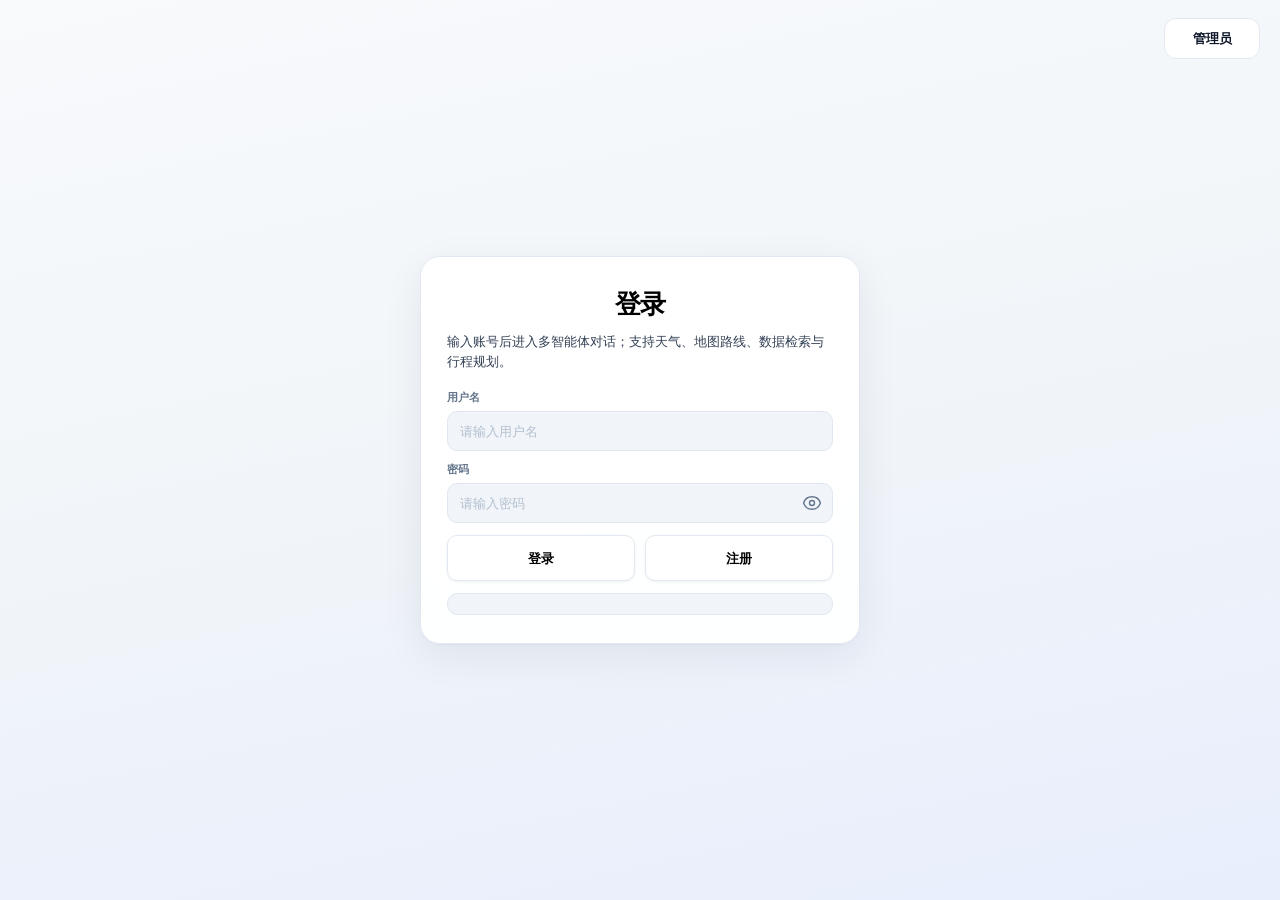
<file: frontend/index.html>
<!doctype html>
<html lang="zh-CN">
<head>
  <meta charset="UTF-8">
  <meta name="viewport" content="width=device-width, initial-scale=1.0">
  <title>小C助手</title>
  <link rel="icon" type="image/png" href="./favicon.ico">
  <link rel="stylesheet" href="./style.css">
  <script>
    (function routeOnRoot() {
      const token = localStorage.getItem("xc_token");
      const path = window.location.pathname;
      const isRoot = path === "/" || path.endsWith("/frontend/");
      if (isRoot) {
        window.location.replace(token ? "./index.html" : "./login.html");
      } else if (!token) {
        window.location.replace("./login.html");
      }
    })();
  </script>
</head>
<body class="chat-page">
  <main class="app">
    <aside id="historySidebar" class="sidebar history-sidebar">
      <div class="history-header">
        <span class="history-title-text">历史对话</span>
        <button id="toggleHistoryBtn" class="btn ghost mini">收起</button>
      </div>
      <button id="newChatBtn" class="btn">新对话</button>
      <div id="historyList" class="history-list"></div>
    </aside>

    <section class="chat-area">
      <header class="chat-topbar">
        <div class="topbar-left">
          <img
            class="xc-mark-img"
            src="./assets/logo-c.png"
            width="40"
            height="40"
            alt="小C"
            decoding="async"
          />
          <div>
            <div class="xc-title">小C智能体</div>
            <div class="agent-chips" aria-label="内置智能体类型">
              <span class="chip">天气</span>
              <span class="chip chip--map">地图</span>
              <span class="chip">旅行规划</span>
            </div>
          </div>
        </div>
        <div class="topbar-right">
          <button id="themeToggleBtn" class="btn ghost theme-toggle" type="button" aria-pressed="false">
            夜间模式
          </button>
          <button id="logoutBtn" class="btn danger">退出</button>
        </div>
      </header>
      <section id="messages" class="messages"></section>
      <section class="composer">
        <input id="queryInput" placeholder="输入问题后 Enter 或点发送 — 例：从八一广场到南昌西站怎么走">
        <div class="composer-actions">
          <button id="sendBtn" class="btn btn-send" type="button" aria-busy="false">
            <span class="btn-send-label">发送</span>
            <span class="btn-send-spinner" aria-hidden="true"></span>
          </button>
          <button id="pauseReplyBtn" class="btn ghost composer-pause" type="button" hidden disabled title="回复开始流式输出后可暂停">
            暂停
          </button>
        </div>
        <p class="composer-hint">
          提示：右侧连接框内显示已连接即可与对应智能体对话并体验相应功能。
        </p>
      </section>
    </section>

    <aside class="sidebar tool-sidebar">
      <div class="brand">
        <h1>小C助手</h1>
        <p>· designed by NCU CHY·</p>
      </div>

      <section class="panel">
        <h2>定位</h2>
        <div class="btn-row">
          <button id="locateBtn" class="btn ghost">获取定位</button>
        </div>
        <p id="locateText" class="hint">当前位置：未获取</p>
      </section>

      <section class="panel itinerary-panel">
        <h2>可编辑行程备注</h2>
        <textarea
          id="itineraryNotes"
          class="itinerary-notes"
          rows="5"
          maxlength="4000"
          placeholder="例：总预算不超过 4000"
        ></textarea>
      </section>

      <section class="panel">
        <h2>连接</h2>
        <div class="xc-endpoint-fields" aria-hidden="true">
          <label>
            API 基地址
            <input id="apiBase" value="http://127.0.0.1:8000" autocomplete="off" />
          </label>
          <label>
            WebSocket 地址
            <input id="wsUrl" value="ws://127.0.0.1:8000/ws/chat" autocomplete="off" />
          </label>
        </div>
        <label>
          选择智能体
          <select id="agent">
            <option value="planner">旅行规划</option>
            <option value="weather">天气</option>
            <option value="map">地图</option>
          </select>
        </label>
        <div class="status-row">
          <button id="connectBtn" class="btn">连接</button>
          <span id="status" class="status offline">连接中</span>
        </div>
      </section>
    </aside>
  </main>

  <script src="./vendor/marked.min.js"></script>
  <script src="./vendor/purify.min.js"></script>
  <script src="./theme.js"></script>
  <script src="./common.js"></script>
  <script src="./main.js"></script>
</body>
</html>
</file>
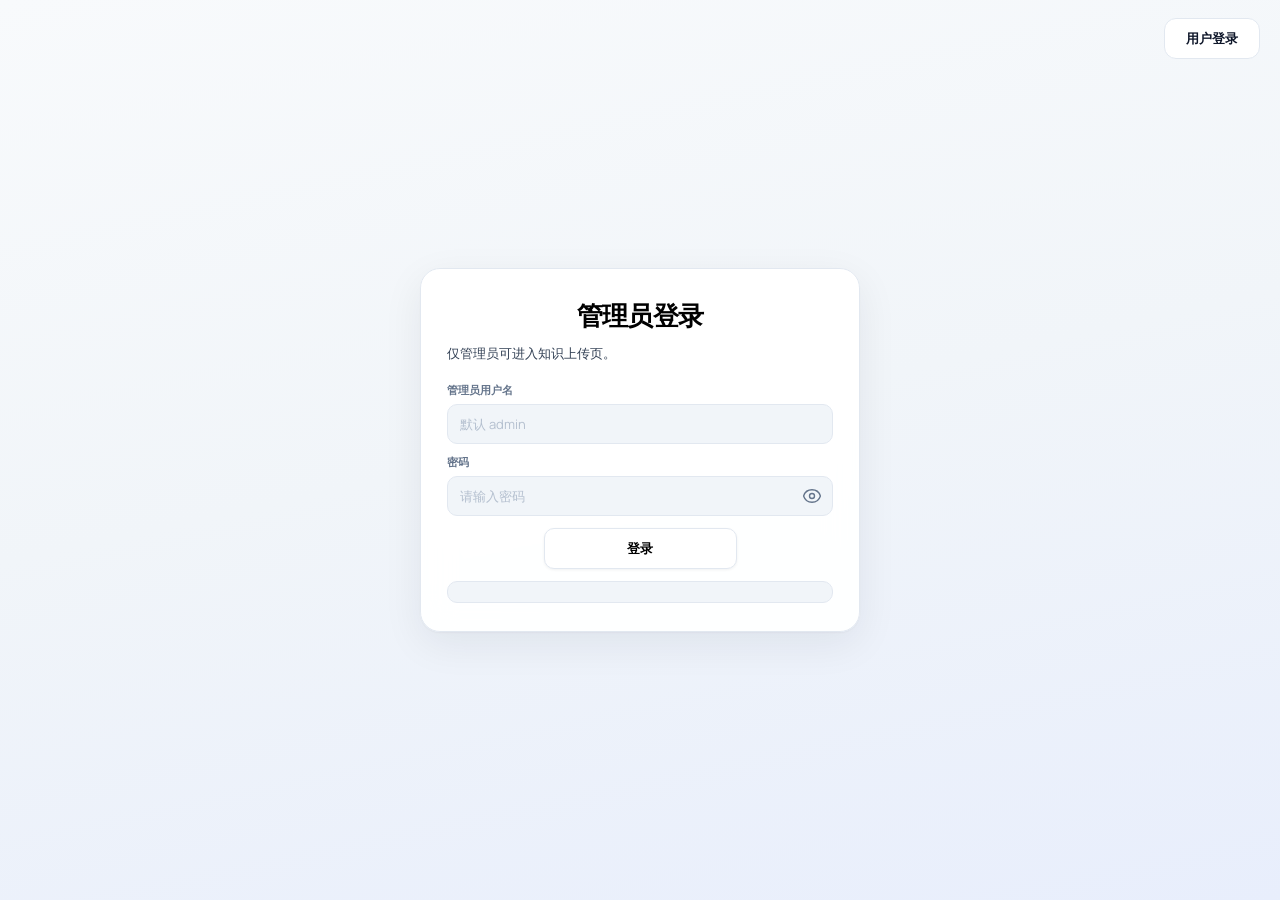
<file: frontend/admin-login.html>
<!doctype html>
<html lang="zh-CN">
<head>
  <meta charset="UTF-8">
  <meta name="viewport" content="width=device-width, initial-scale=1.0">
  <title>小C助手 · 管理员登录</title>
  <link rel="icon" type="image/png" href="./favicon.ico">
  <link rel="stylesheet" href="./style.css">
</head>
<body class="auth-bg-page">
  <div class="auth-corner">
    <a class="link-btn" href="./login.html">用户登录</a>
  </div>
  <main class="auth-page">
    <section class="auth-card">
      <h1>管理员登录</h1>
      <p>仅管理员可进入知识上传页。</p>

      <div class="xc-endpoint-fields" aria-hidden="true">
        <label>
          API 基地址
          <input id="apiBase" value="http://127.0.0.1:8000" autocomplete="off" />
        </label>
      </div>
      <label>
        管理员用户名
        <input id="username" placeholder="默认 admin">
      </label>
      <label class="auth-password-field">
        密码
        <div class="auth-password-wrap">
          <input id="password" type="password" placeholder="请输入密码" autocomplete="current-password" />
          <button
            type="button"
            id="togglePasswordBtn"
            class="auth-password-toggle"
            aria-label="显示密码"
            aria-pressed="false"
          >
            <span class="auth-password-toggle__icons" aria-hidden="true">
              <svg
                class="auth-password-icon auth-password-icon--show"
                xmlns="http://www.w3.org/2000/svg"
                width="20"
                height="20"
                fill="none"
                viewBox="0 0 24 24"
                stroke="currentColor"
                stroke-width="1.65"
                stroke-linecap="round"
                stroke-linejoin="round"
              >
                <path
                  d="M2.036 12.322a1.012 1.012 0 0 1 0-.639C3.423 7.51 7.36 4.5 12 4.5c4.638 0 8.573 3.007 9.963 7.178.07.207.07.431 0 .639C20.577 16.49 16.64 19.5 12 19.5c-4.638 0-8.573-3.007-9.963-7.178z"
                />
                <path d="M15 12a3 3 0 1 1-6 0 3 3 0 0 1 6 0z" />
              </svg>
              <svg
                class="auth-password-icon auth-password-icon--hide"
                xmlns="http://www.w3.org/2000/svg"
                width="20"
                height="20"
                fill="none"
                viewBox="0 0 24 24"
                stroke="currentColor"
                stroke-width="1.65"
                stroke-linecap="round"
                stroke-linejoin="round"
              >
                <path
                  d="M3.98 8.223A10.477 10.477 0 0 0 1.934 12C3.226 16.338 7.244 19.5 12 19.5c.993 0 1.953-.138 2.863-.395M6.228 6.228A10.45 10.45 0 0 1 12 4.5c4.756 0 8.773 3.162 10.065 7.498a10.523 10.523 0 0 1-4.293 5.774M6.228 6.228L3 3m3.228 3.228l3.65 3.65m7.894 7.894L21 21m-3.228-3.228l-3.65-3.65m0 0a3 3 0 1 0-4.243-4.243m4.242 4.242L9.88 9.88"
                />
              </svg>
            </span>
          </button>
        </div>
      </label>

      <div class="btn-row btn-row--center-half">
        <button id="loginBtn" class="btn" type="button">登录</button>
      </div>
      <p id="hint" class="hint"></p>
    </section>
  </main>
  <script src="./theme.js"></script>
  <script src="./common.js"></script>
  <script src="./admin-login.js"></script>
</body>
</html>
</file>
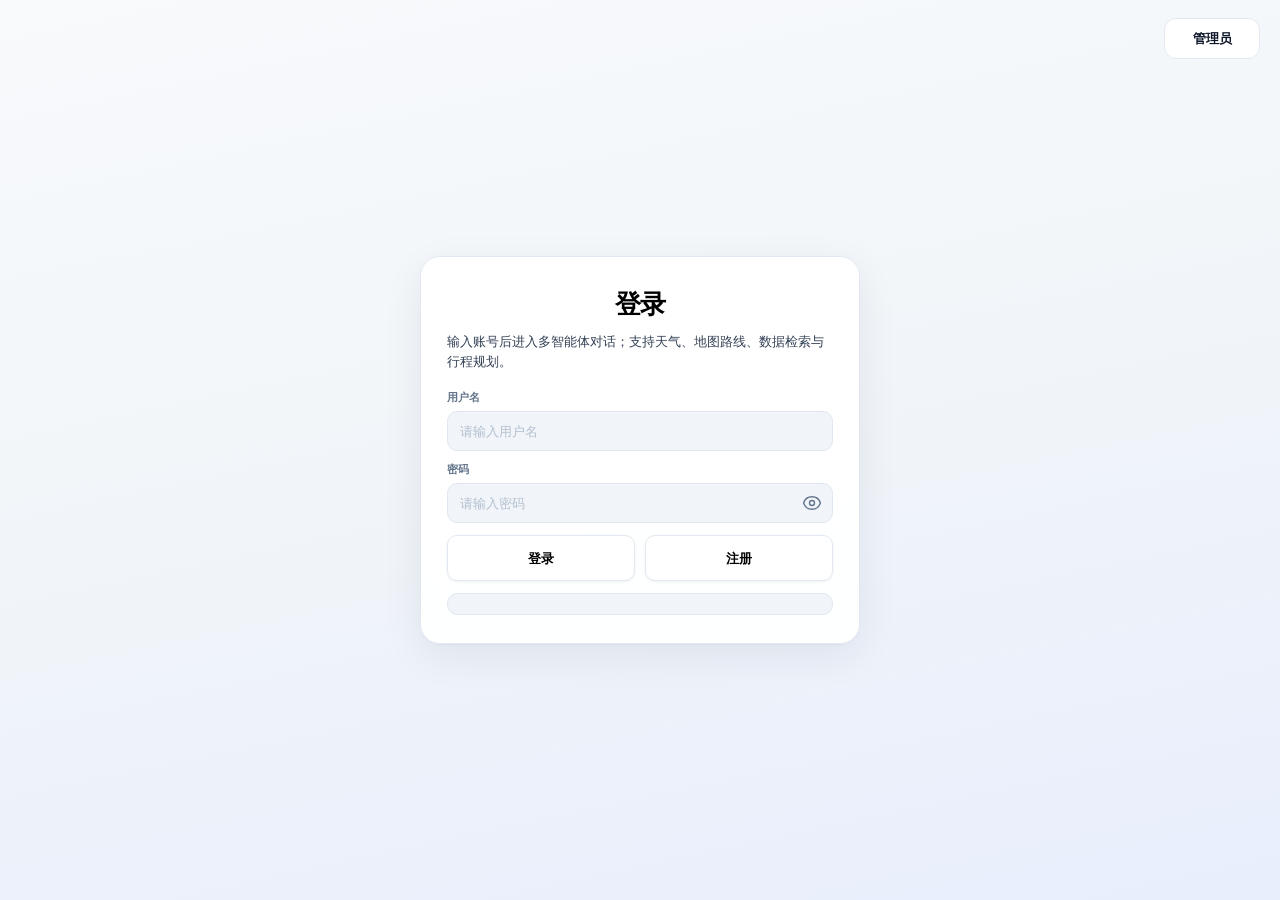
<file: frontend/login.html>
<!doctype html>
<html lang="zh-CN">
<head>
  <meta charset="UTF-8">
  <meta name="viewport" content="width=device-width, initial-scale=1.0">
  <title>小C助手-登录</title>
  <link rel="icon" type="image/png" href="./favicon.ico">
  <link rel="stylesheet" href="./style.css">
</head>
<body class="auth-bg-page">
  <div class="auth-corner">
    <a class="link-btn" href="./admin-login.html">管理员</a>
  </div>
  <main class="auth-page">
    <section class="auth-card">
      <h1>登录</h1>
      <p>输入账号后进入多智能体对话；支持天气、地图路线、数据检索与行程规划。</p>

      <!-- 仍参与逻辑与默认值，仅不在界面展示（与对话页一致） -->
      <div class="xc-endpoint-fields" aria-hidden="true">
        <label>
          API 基地址
          <input id="apiBase" value="http://127.0.0.1:8000" autocomplete="off" />
        </label>
      </div>
      <label>
        用户名
        <input id="username" placeholder="请输入用户名">
      </label>
      <label class="auth-password-field">
        密码
        <div class="auth-password-wrap">
          <input id="password" type="password" placeholder="请输入密码" autocomplete="current-password" />
          <button
            type="button"
            id="togglePasswordBtn"
            class="auth-password-toggle"
            aria-label="显示密码"
            aria-pressed="false"
          >
            <span class="auth-password-toggle__icons" aria-hidden="true">
              <svg
                class="auth-password-icon auth-password-icon--show"
                xmlns="http://www.w3.org/2000/svg"
                width="20"
                height="20"
                fill="none"
                viewBox="0 0 24 24"
                stroke="currentColor"
                stroke-width="1.65"
                stroke-linecap="round"
                stroke-linejoin="round"
              >
                <path
                  d="M2.036 12.322a1.012 1.012 0 0 1 0-.639C3.423 7.51 7.36 4.5 12 4.5c4.638 0 8.573 3.007 9.963 7.178.07.207.07.431 0 .639C20.577 16.49 16.64 19.5 12 19.5c-4.638 0-8.573-3.007-9.963-7.178z"
                />
                <path d="M15 12a3 3 0 1 1-6 0 3 3 0 0 1 6 0z" />
              </svg>
              <svg
                class="auth-password-icon auth-password-icon--hide"
                xmlns="http://www.w3.org/2000/svg"
                width="20"
                height="20"
                fill="none"
                viewBox="0 0 24 24"
                stroke="currentColor"
                stroke-width="1.65"
                stroke-linecap="round"
                stroke-linejoin="round"
              >
                <path
                  d="M3.98 8.223A10.477 10.477 0 0 0 1.934 12C3.226 16.338 7.244 19.5 12 19.5c.993 0 1.953-.138 2.863-.395M6.228 6.228A10.45 10.45 0 0 1 12 4.5c4.756 0 8.773 3.162 10.065 7.498a10.523 10.523 0 0 1-4.293 5.774M6.228 6.228L3 3m3.228 3.228l3.65 3.65m7.894 7.894L21 21m-3.228-3.228l-3.65-3.65m0 0a3 3 0 1 0-4.243-4.243m4.242 4.242L9.88 9.88"
                />
              </svg>
            </span>
          </button>
        </div>
      </label>

      <div class="btn-row btn-row--dual">
        <button id="loginBtn" class="btn" type="button">登录</button>
        <button id="registerBtn" class="btn" type="button">注册</button>
      </div>
      <p id="hint" class="hint"></p>
    </section>
  </main>
  <script src="./theme.js"></script>
  <script src="./common.js"></script>
  <script src="./auth.js"></script>
</body>
</html>
</file>
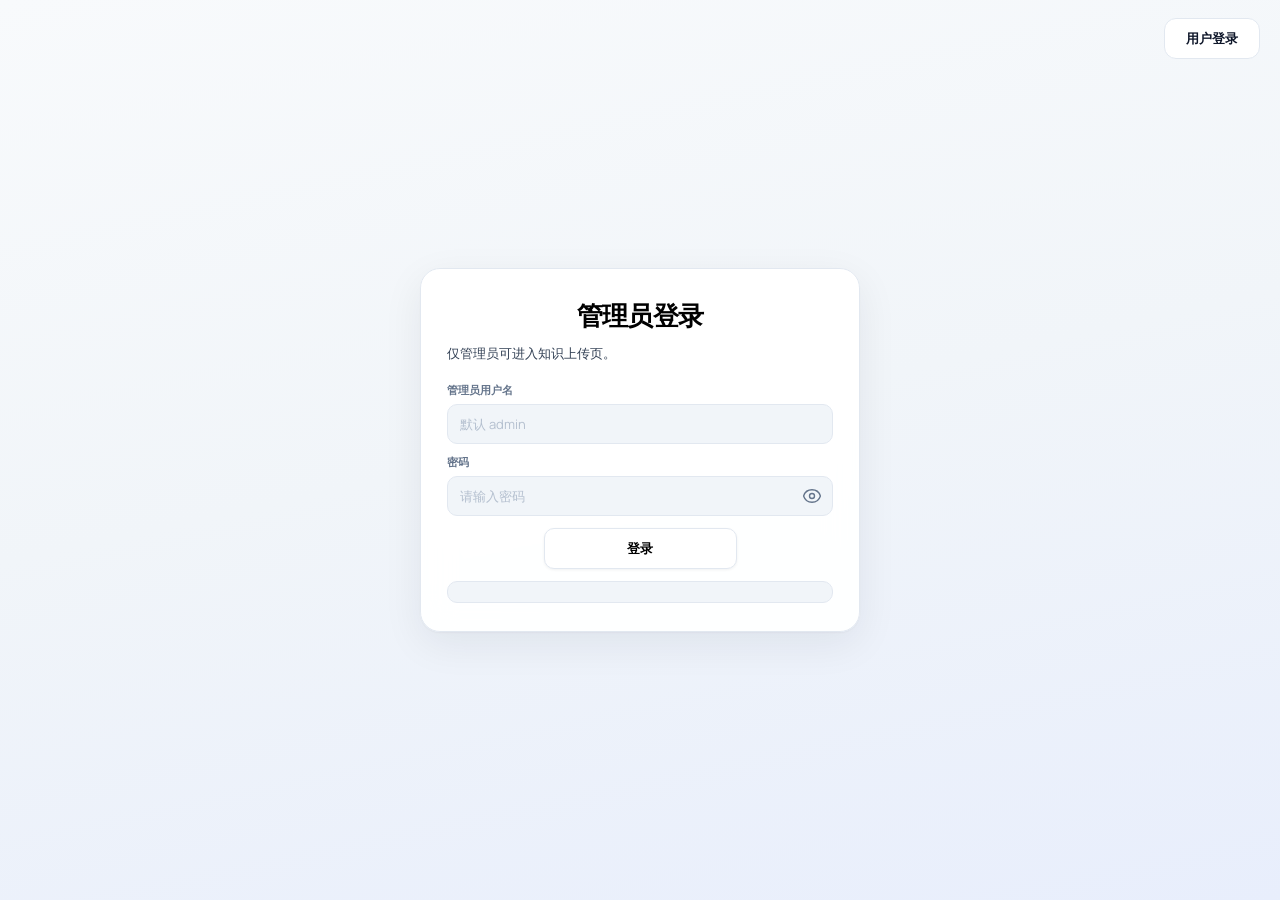
<file: frontend/rag.html>
<!doctype html>
<html lang="zh-CN">
<head>
  <meta charset="UTF-8">
  <meta name="viewport" content="width=device-width, initial-scale=1.0">
  <title>小C助手 · RAG 知识上传</title>
  <link rel="icon" type="image/png" href="./favicon.ico">
  <link rel="stylesheet" href="./style.css">
</head>
<body class="auth-bg-page">
  <div class="auth-corner">
    <a class="link-btn" href="./index.html">对话首页</a>
    <a class="link-btn" href="#" id="logoutAdmin">退出管理</a>
  </div>
  <main class="auth-page rag-page">
    <section class="auth-card rag-card">
      <h1>知识库上传</h1>
      <p class="rag-intro">
        支持 <strong>txt</strong>、<strong>csv</strong>、<strong>xlsx</strong>（单文件不超过 25MB）。系统按内容自动分流：
        <br />· <strong>套餐表</strong>请严格按照含详情、出发地、价格、优惠列格式→ 写入 <strong>Neo4j</strong> 套餐图谱并同步 <strong>Chroma travel_deals</strong>；
        <br />· <strong>其它表格或纯文本</strong> → 切块写入 <strong>Chroma rag_kb</strong>，由规划智能体的 <code>rag_kb_retriever</code> 检索。
      </p>

      <!-- 仍参与逻辑与默认值，仅不在界面展示 -->
      <div class="xc-endpoint-fields" aria-hidden="true">
        <label>
          API 基地址
          <input id="apiBase" value="http://127.0.0.1:8000" autocomplete="off" />
        </label>
      </div>
      <label class="rag-file-label">
        选择文件
        <input id="fileInput" type="file" multiple accept=".txt,.csv,.xlsx,application/vnd.openxmlformats-officedocument.spreadsheetml.sheet,text/csv,text/plain">
      </label>
      <div class="btn-row">
        <button id="uploadBtn" class="btn" type="button">上传并处理</button>
      </div>
      <div id="result" class="rag-result" aria-live="polite"></div>
    </section>
  </main>
  <script src="./theme.js"></script>
  <script>
    const apiBaseInput = document.getElementById("apiBase");
    const fileInput = document.getElementById("fileInput");
    const uploadBtn = document.getElementById("uploadBtn");
    const resultEl = document.getElementById("result");
    const logoutAdmin = document.getElementById("logoutAdmin");
    const XC_DEFAULT_API_BASE = "http://127.0.0.1:8000";

    function getApiBase() {
      const raw =
        (apiBaseInput && apiBaseInput.value.trim()) ||
        localStorage.getItem("xc_api_base") ||
        XC_DEFAULT_API_BASE;
      return raw.replace(/\/$/, "");
    }

    const token = localStorage.getItem("xc_admin_token");
    if (!token) {
      window.location.replace("./admin-login.html");
    }

    if (apiBaseInput && localStorage.getItem("xc_api_base")) {
      apiBaseInput.value = localStorage.getItem("xc_api_base");
    }

    logoutAdmin.addEventListener("click", (e) => {
      e.preventDefault();
      localStorage.removeItem("xc_admin_token");
      window.location.href = "./admin-login.html";
    });

    function formatUploadResult(data) {
      let output = `上传日志结果\n`;
      output += `════════════════════\n\n`;
      output += `文件名：${data.filename || '未知'}\n`;
      output += `上传者：${data.uploaded_by || 'admin'}\n\n`;

      if (data.message) {
        output += `摘要：${data.message}\n\n`;
      }

      output += `处理目标：\n`;
      (data.targets || []).forEach((target) => {
        output += `  • ${target}\n`;
      });
      output += `\n`;

      output += `处理统计：\n`;
      output += `  • Neo4j TravelDetail  upserts: ${data.neo4j_upserts || 0} 条\n`;
      output += `  • Chroma travel_deals docs: ${data.chroma_travel_deals_docs || 0} 条\n`;
      output += `  • Chroma rag_kb docs: ${data.chroma_rag_kb_docs || 0} 条\n\n`;

      if (data.stats && data.stats.total_rows !== undefined) {
        output += `数据统计：总 ${data.stats.total_rows} 行，有效处理 ${data.stats.processed || 0} 条\n`;
        if (data.stats.skipped_price > 0 || data.stats.skipped_missing > 0) {
          output += `  跳过价格解析: ${data.stats.skipped_price} 行\n`;
          output += `  跳过缺失字段: ${data.stats.skipped_missing} 行\n`;
        }
        output += `\n`;
      }

      if (data.notes && data.notes.length > 0) {
        output += `详细说明：\n`;
        data.notes.forEach((note, i) => {
          output += `  ${i + 1}. ${note}\n`;
        });
        output += `\n`;
      }

      const rowTotal =
        (data.neo4j_upserts || 0) +
        (data.chroma_travel_deals_docs || 0) +
        (data.chroma_rag_kb_docs || 0);
      let statusLine;
      if (rowTotal > 0) {
        statusLine = '[成功] 已导入数据';
      } else if (data.notes && data.notes.some((n) => /Chroma|Ollama|向量/i.test(String(n)))) {
        statusLine =
          '[警告] 完成但未写入有效数据（请检查 Ollama / nomic-embed-text 与 Chroma）';
      } else {
        statusLine = '[提示] 完成但无有效数据导入';
      }
      output += `状态：${statusLine}\n`;
      return output;
    }

    function styleResultBox() {
      resultEl.style.whiteSpace = "pre-wrap";
      resultEl.style.fontFamily = "monospace";
      resultEl.style.backgroundColor = "#f8fafc";
      resultEl.style.padding = "15px";
      resultEl.style.borderRadius = "6px";
      resultEl.style.border = "1px solid #e2e8f0";
    }

    function showStatus(text, color = "#3b82f6") {
      styleResultBox();
      resultEl.style.color = color;
      resultEl.textContent = text;
    }

    async function readResponseJson(response) {
      const text = await response.text();
      if (!text.trim()) return {};
      try {
        return JSON.parse(text);
      } catch {
        return { _notJson: true, _raw: text.slice(0, 2000) };
      }
    }

    function formatApiError(data) {
      if (!data) return "请求失败";
      if (data._notJson) return data._raw || "服务端返回了非 JSON 内容";
      if (typeof data.detail === "string") return data.detail;
      if (Array.isArray(data.detail)) {
        return data.detail
          .map((item) => (item && item.msg ? item.msg : JSON.stringify(item)))
          .join("；");
      }
      return data.message || data.error || JSON.stringify(data);
    }

    function sleep(ms) {
      return new Promise((resolve) => setTimeout(resolve, ms));
    }

    async function pollUploadTask(base, taskId) {
      for (let attempt = 1; attempt <= 180; attempt += 1) {
        await sleep(1000);
        const response = await fetch(`${base}/admin/rag/tasks/${encodeURIComponent(taskId)}`, {
          headers: { Authorization: "Bearer " + token },
        });
        const data = await readResponseJson(response);
        if (!response.ok) {
          throw new Error(`任务查询失败 ${response.status}: ${formatApiError(data)}`);
        }
        if (data.status === "completed") {
          return data.result || {};
        }
        if (data.status === "failed") {
          throw new Error(data.error || "后台处理失败");
        }
        showStatus(`文件已上传，后台处理中...\n任务 ID：${taskId}\n已等待：${attempt} 秒`);
      }
      throw new Error("后台处理仍未完成，请稍后刷新页面或查看后端日志。");
    }

    async function uploadSingleFile(base, file, index, total) {
      const fd = new FormData();
      fd.append("file", file);
      const response = await fetch(`${base}/admin/rag/upload`, {
        method: "POST",
        headers: { Authorization: "Bearer " + token },
        body: fd,
      });
      const data = await readResponseJson(response);
      if (!response.ok) {
        const msg = formatApiError(data);
        throw new Error(`${file.name}: ${response.status} ${msg}`);
      }
      const finalResult = data.task_id ? await pollUploadTask(base, data.task_id) : data;
      return `【${index + 1}/${total}】${file.name}\n${formatUploadResult(finalResult)}`;
    }

    uploadBtn.addEventListener("click", async () => {
      const base = getApiBase();
      const files = Array.from(fileInput.files || []);
      if (!files.length) {
        resultEl.innerHTML = "<p style='color: #f59e0b;'>请先选择文件。</p>";
        return;
      }
      localStorage.setItem("xc_api_base", base);
      uploadBtn.disabled = true;
      showStatus(`上传处理中... 共 ${files.length} 个文件`);
      try {
        const outputs = [];
        for (let i = 0; i < files.length; i += 1) {
          showStatus(`上传处理中... ${i + 1}/${files.length}\n${files[i].name}`);
          outputs.push(await uploadSingleFile(base, files[i], i, files.length));
        }
        resultEl.textContent = outputs.join("\n\n----------------------------------------\n\n");
        resultEl.style.color = "";
        styleResultBox();
      } catch (err) {
        const message = err && err.message ? String(err.message) : String(err);
        let hint = "";
        if (/\b401\b|\b403\b/.test(message)) {
          localStorage.removeItem("xc_admin_token");
          hint = "\n\n请重新在管理员登录页获取令牌。";
        }
        showStatus(`请求失败: ${message}${hint}`, "#ef4444");
      } finally {
        uploadBtn.disabled = false;
      }
    });
  </script>
</body>
</html>
</file>
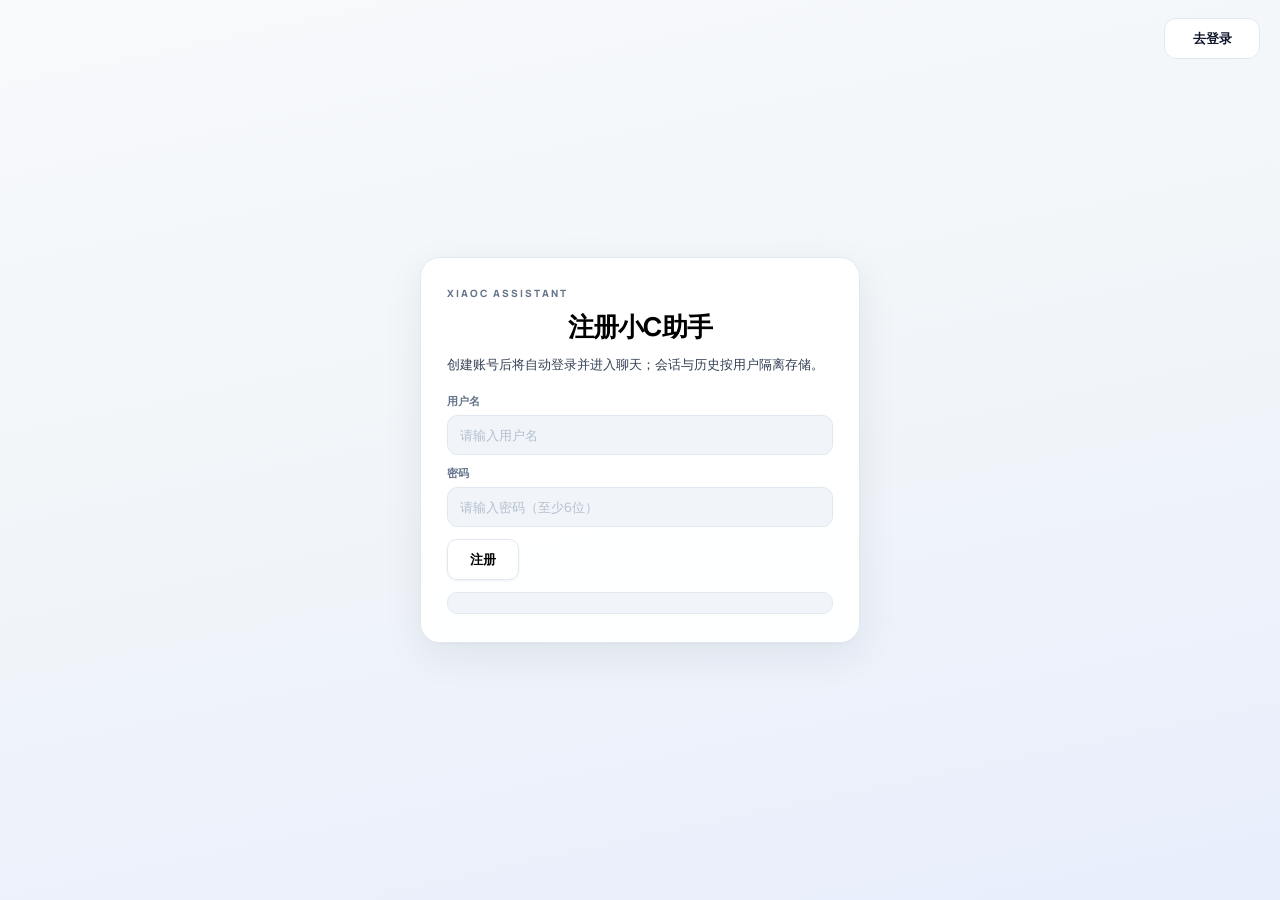
<file: frontend/register.html>
<!doctype html>
<html lang="zh-CN">
<head>
  <meta charset="UTF-8">
  <meta name="viewport" content="width=device-width, initial-scale=1.0">
  <title>小C助手 - 注册</title>
  <link rel="icon" type="image/png" href="./favicon.ico">
  <link rel="stylesheet" href="./style.css">
</head>
<body class="auth-bg-page">
  <div class="auth-corner">
    <a class="link-btn" href="./login.html">去登录</a>
  </div>
  <main class="auth-page">
    <section class="auth-card">
      <p class="auth-eyebrow">XIAOC ASSISTANT</p>
      <h1>注册小C助手</h1>
      <p>创建账号后将自动登录并进入聊天；会话与历史按用户隔离存储。</p>

      <!-- 仍参与逻辑与默认值，仅不在界面展示（与对话页一致） -->
      <div class="xc-endpoint-fields" aria-hidden="true">
        <label>
          API 基地址
          <input id="apiBase" value="http://127.0.0.1:8000" autocomplete="off" />
        </label>
      </div>
      <label>
        用户名
        <input id="username" placeholder="请输入用户名">
      </label>
      <label>
        密码
        <input id="password" type="password" placeholder="请输入密码（至少6位）">
      </label>

      <div class="btn-row">
        <button id="registerBtn" class="btn">注册</button>
      </div>
      <p id="hint" class="hint"></p>
    </section>
  </main>
  <script src="./theme.js"></script>
  <script src="./common.js"></script>
  <script src="./auth.js"></script>
</body>
</html>
</file>
<file: frontend/style.css>
﻿@import url("https://fonts.googleapis.com/css2?family=Manrope:wght@400;500;600;700;800&display=swap");

* {
  box-sizing: border-box;
}

:root {
  --font: "Manrope", "Segoe UI", system-ui, sans-serif;
  /* 页面背景：改三色即可整体换调（灰 / 蓝 / 紫倾向） */
  --ui-page-a: #f8fafc;
  --ui-page-b: #f1f5f9;
  --ui-page-c: #e8eefc;
  --xc-page-grad: linear-gradient(168deg, var(--ui-page-a) 0%, var(--ui-page-b) 48%, var(--ui-page-c) 100%);
  --xc-bg-deep: var(--ui-page-c);
  --xc-bg-mid: var(--ui-page-b);
  --ui-surface: #ffffff;
  --ui-surface-muted: #f1f5f9;
  --ui-border: #e2e8f0;
  --ui-border-strong: #cbd5e1;
  --ui-text: #0f172a;
  --ui-text-secondary: #334155;
  --ui-text-muted: #64748b;
  --ui-accent: #4f46e5;
  --ui-accent-mid: #6366f1;
  --ui-accent-soft: #eef2ff;
  --ui-cyan: #0284c7;
  --ui-focus: 0 0 0 3px rgba(99, 102, 241, 0.22);
  --ui-shadow: 0 1px 2px rgba(15, 23, 42, 0.04), 0 12px 40px rgba(15, 23, 42, 0.07);
  --ui-shadow-sm: 0 1px 3px rgba(15, 23, 42, 0.06);
  --ui-radius: 12px;
  --ui-radius-sm: 10px;
  --ui-radius-lg: 16px;
  --xc-glass: rgba(255, 255, 255, 0.88);
  --xc-glass-strong: #ffffff;
  --xc-border: var(--ui-border);
  --xc-border-glow: rgba(99, 102, 241, 0.18);
  --xc-text: var(--ui-text);
  --xc-text-soft: var(--ui-text-muted);
  --xc-accent: #6366f1;
  --xc-accent-2: #0284c7;
  --xc-accent-mix: linear-gradient(135deg, #6366f1 0%, #0ea5e9 100%);
  --xc-danger: #dc2626;
  --xc-danger-bg: rgba(254, 226, 226, 0.85);
  --xc-success: #059669;
  --xc-success-bg: rgba(209, 250, 229, 0.9);
  --xc-gold-line: rgba(99, 102, 241, 0.12);
  --xc-shadow: var(--ui-shadow);
  --xc-radius: var(--ui-radius-lg);
  --xc-radius-sm: var(--ui-radius-sm);
}

body[data-theme="dark"] {
  color-scheme: dark;
  --ui-page-a: #030712;
  --ui-page-b: #0f172a;
  --ui-page-c: #172554;
  --xc-page-grad:
    radial-gradient(circle at 18% 16%, rgba(20, 184, 166, 0.18), transparent 34%),
    radial-gradient(circle at 82% 10%, rgba(59, 130, 246, 0.18), transparent 38%),
    linear-gradient(168deg, #020617 0%, #0f172a 52%, #111827 100%);
  --xc-bg-deep: #020617;
  --xc-bg-mid: #0f172a;
  --ui-surface: #111827;
  --ui-surface-muted: #0b1220;
  --ui-border: rgba(148, 163, 184, 0.18);
  --ui-border-strong: rgba(148, 163, 184, 0.32);
  --ui-text: #e5edf8;
  --ui-text-secondary: #cbd5e1;
  --ui-text-muted: #94a3b8;
  --ui-accent: #38bdf8;
  --ui-accent-mid: #22d3ee;
  --ui-accent-soft: rgba(14, 165, 233, 0.16);
  --ui-cyan: #67e8f9;
  --ui-focus: 0 0 0 3px rgba(34, 211, 238, 0.22);
  --ui-shadow: 0 24px 80px rgba(0, 0, 0, 0.42);
  --ui-shadow-sm: 0 10px 28px rgba(0, 0, 0, 0.22);
  --xc-glass: rgba(15, 23, 42, 0.78);
  --xc-glass-strong: rgba(15, 23, 42, 0.9);
  --xc-border: var(--ui-border);
  --xc-border-glow: rgba(34, 211, 238, 0.2);
  --xc-text: var(--ui-text);
  --xc-text-soft: var(--ui-text-muted);
  --xc-accent: #22d3ee;
  --xc-accent-2: #67e8f9;
  --xc-accent-mix: linear-gradient(135deg, #22d3ee 0%, #38bdf8 46%, #a78bfa 100%);
  --xc-danger: #fb7185;
  --xc-danger-bg: rgba(127, 29, 29, 0.4);
  --xc-success: #34d399;
  --xc-success-bg: rgba(6, 78, 59, 0.45);
  --xc-gold-line: rgba(34, 211, 238, 0.12);
  --cp-fg: #e5edf8;
  --cp-92: rgba(226, 232, 240, 0.92);
  --cp-90: rgba(226, 232, 240, 0.9);
  --cp-88: rgba(226, 232, 240, 0.88);
  --cp-85: rgba(226, 232, 240, 0.85);
  --cp-82: rgba(226, 232, 240, 0.82);
  --cp-62: rgba(203, 213, 225, 0.66);
  --cp-52: rgba(148, 163, 184, 0.58);
  --cp-link: #67e8f9;
  --cp-ink: #e5edf8;
  --cp-surface: #0b1220;
  --cp-scrl: rgba(148, 163, 184, 0.38);
  --cp-bdr: rgba(148, 163, 184, 0.18);
  --cp-btn: #111827;
}

body {
  margin: 0;
  font-family: var(--font);
  color: var(--xc-text);
  overflow: hidden;
  min-height: 100vh;
  background-color: var(--ui-page-a);
  background-image: var(--xc-page-grad);
  background-attachment: fixed;
  -webkit-font-smoothing: antialiased;
}

body::before,
body::after {
  display: none;
}

/* 对话页：浅色工作台（背景用 :root 中 --ui-page-a/b/c 与 --xc-page-grad） */
body.chat-page {
  background-color: var(--ui-page-a);
  background-image: var(--xc-page-grad);
  background-size: cover;
  background-position: center;
  background-repeat: no-repeat;
  background-attachment: fixed;
  color: var(--ui-text);
  --cp-fg: #0f172a;
  --cp-92: rgba(15, 23, 42, 0.92);
  --cp-90: rgba(15, 23, 42, 0.9);
  --cp-88: rgba(15, 23, 42, 0.88);
  --cp-85: rgba(15, 23, 42, 0.85);
  --cp-82: rgba(15, 23, 42, 0.82);
  --cp-62: rgba(15, 23, 42, 0.58);
  --cp-52: rgba(15, 23, 42, 0.48);
  --cp-link: #0369a1;
  --cp-ink: #0f172a;
  --cp-surface: #f1f5f9;
  --cp-scrl: rgba(100, 116, 139, 0.4);
  --cp-bdr: #e2e8f0;
  --cp-btn: #ffffff;
}

body.chat-page::before,
body.chat-page::after {
  display: none;
}

body.chat-page .app {
  background: rgba(255, 255, 255, 0.78);
  backdrop-filter: blur(20px) saturate(1.15);
  -webkit-backdrop-filter: blur(20px) saturate(1.15);
  border: 1px solid var(--ui-border);
  box-shadow: var(--ui-shadow);
}

body.chat-page .sidebar {
  background: var(--ui-surface);
  border-right-color: var(--ui-border);
}

body.chat-page .tool-sidebar {
  background: var(--ui-surface);
  border-left-color: var(--ui-border);
}

body.chat-page .chat-area {
  background: var(--ui-surface-muted);
  border-left-color: var(--ui-border);
  border-right-color: var(--ui-border);
}

body.chat-page .chat-topbar {
  background: rgba(255, 255, 255, 0.94);
  border-bottom: 1px solid var(--ui-border);
  backdrop-filter: blur(12px);
  -webkit-backdrop-filter: blur(12px);
}

body.chat-page .messages {
  background: transparent;
}

body.chat-page .messages::-webkit-scrollbar-thumb,
body.chat-page .history-sidebar .history-list::-webkit-scrollbar-thumb {
  background: var(--cp-scrl);
  border-radius: 8px;
  border: 2px solid transparent;
  background-clip: padding-box;
}

body.chat-page .composer {
  background: rgba(255, 255, 255, 0.96);
  border-top: 1px solid var(--ui-border);
  backdrop-filter: blur(14px);
  -webkit-backdrop-filter: blur(14px);
}

body.chat-page .composer input {
  background: var(--ui-surface-muted);
  color: var(--cp-fg);
  border-color: var(--ui-border);
}

body.chat-page .composer input::placeholder {
  color: var(--cp-52);
}

body.chat-page .composer input:focus {
  border-color: var(--ui-accent-mid);
  box-shadow: var(--ui-focus);
  background: #fff;
}

body.chat-page .composer-hint {
  color: var(--cp-62);
  opacity: 1;
}

body.chat-page .brand,
body.chat-page .panel {
  background: var(--ui-surface-muted);
  border-color: var(--ui-border);
  box-shadow: var(--ui-shadow-sm);
}

body.chat-page .hint {
  background: var(--ui-surface-muted);
  border-color: var(--ui-border);
  color: var(--cp-82);
}

body.chat-page .history-group-title {
  background: rgba(255, 255, 255, 0.92);
  border-bottom-color: var(--ui-border);
}

body.chat-page .msg {
  backdrop-filter: none;
  -webkit-backdrop-filter: none;
}

body.chat-page .msg.user {
  background: #ffffff;
  border-color: var(--ui-border);
  color: var(--cp-fg);
  box-shadow: var(--ui-shadow-sm);
}

body.chat-page .msg.bot {
  background: var(--ui-surface);
  border-color: var(--ui-border);
  box-shadow: var(--ui-shadow-sm);
  color: var(--cp-fg);
}

body.chat-page .msg.system {
  color: var(--cp-62);
  border-color: var(--ui-border);
  background: var(--ui-surface-muted);
}

body.chat-page .msg.bot .msg-bubble,
body.chat-page .msg-md-content {
  color: var(--cp-fg);
}

body.chat-page .msg-bot-meta {
  color: var(--cp-62);
  border-bottom-color: var(--ui-border);
}

body.chat-page .msg-md-content h1,
body.chat-page .msg-md-content h2,
body.chat-page .msg-md-content h3,
body.chat-page .msg-md-content h4 {
  color: var(--cp-fg);
}

body.chat-page .msg-md-content blockquote {
  color: var(--cp-82);
  background: var(--ui-surface-muted);
  border-left-color: var(--ui-accent-mid);
}

body.chat-page .msg-md-content a,
body.chat-page .msg-bubble .inline-map-link {
  color: var(--cp-link);
}

body.chat-page .msg-md-content code {
  color: #0c4a6e;
  background: #e0f2fe;
  border-color: #bae6fd;
}

body.chat-page .msg.streaming > .msg-bubble::after {
  color: var(--ui-accent-mid);
}

body.chat-page .msg-bubble .stream-wait-hint {
  margin: 0.5em 0 0;
  font-size: 0.9em;
  line-height: 1.45;
  color: var(--cp-62);
  opacity: 1;
}

body.chat-page .msg-bubble .stream-wait-hint strong {
  color: var(--cp-fg);
  font-weight: 600;
}

body.chat-page .tool-trace-box > summary {
  color: var(--cp-90);
}

body.chat-page .tool-trace-name {
  color: #4338ca;
}

body.chat-page .tool-trace-content {
  color: var(--cp-82);
}

body.chat-page .msg-md-content th {
  color: var(--cp-fg);
  background: var(--ui-surface-muted);
  border-color: var(--ui-border);
}

body.chat-page .msg-md-content td {
  color: var(--cp-82);
  border-color: var(--ui-border);
}

body.chat-page .chat-topbar .xc-title {
  color: var(--cp-fg);
}

body.chat-page .chat-topbar .chip {
  color: var(--ui-accent);
  background: var(--ui-accent-soft);
  border-color: rgba(99, 102, 241, 0.28);
}

body.chat-page .chat-topbar .chip--map {
  color: var(--ui-cyan);
  background: #ecfeff;
  border-color: rgba(14, 165, 233, 0.35);
}

body.chat-page .topbar-right small {
  color: var(--cp-62);
}

body.chat-page .tool-trace-box {
  background: var(--ui-surface-muted);
  border-color: var(--ui-border);
}

body.chat-page .btn {
  background: #ffffff;
  color: var(--cp-fg);
  border: 1px solid var(--ui-border);
  box-shadow: var(--ui-shadow-sm);
}

body.chat-page .btn:hover {
  filter: none;
  background: #f8fafc;
  border-color: var(--ui-border-strong);
  box-shadow: var(--ui-shadow-sm);
}

body.chat-page .btn.ghost {
  background: #ffffff;
  color: var(--cp-fg);
  border: 1px solid var(--ui-border);
  box-shadow: var(--ui-shadow-sm);
}

body.chat-page .btn.ghost:hover {
  background: #f8fafc;
  border-color: var(--ui-border-strong);
  filter: none;
}

body.chat-page .btn.danger {
  background: linear-gradient(135deg, #dc2626, #f87171);
  color: #fff;
  border: none;
  box-shadow: 0 4px 14px rgba(220, 38, 38, 0.25);
}

body.chat-page .btn.danger:hover {
  filter: brightness(1.04);
  color: #fff;
}

body.chat-page .btn-send .btn-send-spinner {
  border: 2px solid rgba(15, 23, 42, 0.12);
  border-top-color: var(--ui-accent-mid);
}

body.chat-page .history-sidebar .history-title-text,
body.chat-page .tool-sidebar .panel h2 {
  color: var(--cp-62);
}

body.chat-page .history-sidebar .history-group-title {
  color: var(--cp-62);
  background: rgba(248, 250, 252, 0.95);
  border-bottom-color: var(--ui-border);
}

body.chat-page .history-sidebar .history-item {
  background: var(--ui-surface);
  color: var(--cp-fg);
  border-color: var(--ui-border);
}

body.chat-page .history-sidebar .history-item:hover {
  background: var(--ui-surface-muted);
  border-color: var(--ui-border-strong);
  filter: none;
}

body.chat-page .history-sidebar .history-item.active {
  background: linear-gradient(135deg, rgba(238, 242, 255, 0.95), rgba(224, 242, 254, 0.9));
  border-color: rgba(99, 102, 241, 0.45);
  color: var(--ui-accent);
  box-shadow: 0 0 0 1px rgba(99, 102, 241, 0.2), var(--ui-shadow-sm);
}

body.chat-page .tool-sidebar .brand h1 {
  background: var(--xc-accent-mix);
  -webkit-background-clip: text;
  -webkit-text-fill-color: transparent;
  background-clip: text;
  color: transparent;
}

body.chat-page .tool-sidebar .brand p {
  color: var(--cp-62);
}

body.chat-page .tool-sidebar label {
  color: var(--cp-82);
}

body.chat-page .tool-sidebar select {
  color: var(--cp-fg);
  background: var(--ui-surface);
  border-color: var(--ui-border);
}

body.chat-page .tool-sidebar select option {
  color: var(--cp-ink);
  background: #fff;
}

body.chat-page .tool-sidebar .hint {
  color: var(--cp-82);
  border-color: var(--ui-border);
  background: var(--ui-surface-muted);
}

body.chat-page .tool-sidebar .hint.error {
  color: #b91c1c;
  background: rgba(254, 226, 226, 0.65);
  border-color: rgba(248, 113, 113, 0.45);
}

body.chat-page .tool-sidebar .itinerary-notes {
  color: var(--cp-fg);
  background: var(--ui-surface);
  border-color: var(--ui-border);
}

body.chat-page .tool-sidebar .itinerary-notes::placeholder {
  color: var(--cp-52);
}

body.chat-page .tool-sidebar .itinerary-notes:focus {
  border-color: var(--ui-accent-mid);
  box-shadow: var(--ui-focus);
}

body.chat-page .tool-sidebar .loc-link {
  color: var(--ui-cyan);
  border-bottom-color: rgba(2, 132, 199, 0.4);
}

body.chat-page .tool-sidebar .loc-link:hover {
  color: #0369a1;
}

body.chat-page .tool-sidebar .online {
  color: #047857;
  background: rgba(209, 250, 229, 0.85);
  border-color: rgba(16, 185, 129, 0.35);
}

body[data-theme="dark"].chat-page .app {
  background: rgba(2, 6, 23, 0.72);
  border-color: rgba(148, 163, 184, 0.2);
  box-shadow: 0 30px 100px rgba(0, 0, 0, 0.5);
}

body[data-theme="dark"].chat-page {
  color: var(--ui-text);
  --cp-fg: #e5edf8;
  --cp-92: rgba(226, 232, 240, 0.92);
  --cp-90: rgba(226, 232, 240, 0.9);
  --cp-88: rgba(226, 232, 240, 0.88);
  --cp-85: rgba(226, 232, 240, 0.85);
  --cp-82: rgba(226, 232, 240, 0.82);
  --cp-62: rgba(203, 213, 225, 0.66);
  --cp-52: rgba(148, 163, 184, 0.58);
  --cp-link: #67e8f9;
  --cp-ink: #e5edf8;
  --cp-surface: #0b1220;
  --cp-scrl: rgba(148, 163, 184, 0.38);
  --cp-bdr: rgba(148, 163, 184, 0.18);
  --cp-btn: #111827;
}

body[data-theme="dark"].chat-page .sidebar,
body[data-theme="dark"].chat-page .tool-sidebar,
body[data-theme="dark"].chat-page .chat-topbar,
body[data-theme="dark"].chat-page .composer {
  background: rgba(15, 23, 42, 0.88);
}

body[data-theme="dark"].chat-page .chat-area {
  background:
    radial-gradient(circle at 50% 0%, rgba(34, 211, 238, 0.08), transparent 34%),
    rgba(2, 6, 23, 0.5);
}

body[data-theme="dark"].chat-page .brand,
body[data-theme="dark"].chat-page .panel,
body[data-theme="dark"].chat-page .msg.bot,
body[data-theme="dark"].chat-page .history-sidebar .history-item,
body[data-theme="dark"].chat-page .tool-trace-box {
  background: rgba(15, 23, 42, 0.72);
  border-color: rgba(148, 163, 184, 0.2);
}

body[data-theme="dark"].chat-page .msg.user {
  background: linear-gradient(135deg, rgba(14, 165, 233, 0.18), rgba(59, 130, 246, 0.14));
  border-color: rgba(103, 232, 249, 0.24);
}

body[data-theme="dark"].chat-page .msg.system,
body[data-theme="dark"].chat-page .hint,
body[data-theme="dark"].chat-page .composer input,
body[data-theme="dark"].chat-page .tool-sidebar select,
body[data-theme="dark"].chat-page .tool-sidebar .itinerary-notes {
  background: rgba(2, 6, 23, 0.52);
  color: var(--cp-fg);
  border-color: rgba(148, 163, 184, 0.22);
}

body[data-theme="dark"].chat-page .composer input:focus,
body[data-theme="dark"].chat-page .tool-sidebar .itinerary-notes:focus {
  background: rgba(2, 6, 23, 0.72);
}

body[data-theme="dark"].chat-page .btn,
body[data-theme="dark"].chat-page .btn.ghost {
  background: rgba(15, 23, 42, 0.76);
  color: var(--cp-fg);
  border-color: rgba(148, 163, 184, 0.24);
}

body[data-theme="dark"].chat-page .btn:hover,
body[data-theme="dark"].chat-page .btn.ghost:hover {
  background: rgba(30, 41, 59, 0.9);
  border-color: rgba(103, 232, 249, 0.28);
}

body[data-theme="dark"].chat-page .theme-toggle {
  min-width: 86px;
  border-color: rgba(103, 232, 249, 0.36);
  box-shadow: 0 0 24px rgba(34, 211, 238, 0.1);
}

body[data-theme="dark"].chat-page .history-sidebar .history-group-title {
  background: rgba(2, 6, 23, 0.92);
}

body[data-theme="dark"].chat-page .history-sidebar .history-item.active {
  background: linear-gradient(135deg, rgba(34, 211, 238, 0.16), rgba(99, 102, 241, 0.12));
  border-color: rgba(103, 232, 249, 0.46);
  color: #cffafe;
}

body[data-theme="dark"].chat-page .chat-topbar .chip {
  color: #bfdbfe;
  background: rgba(37, 99, 235, 0.18);
  border-color: rgba(96, 165, 250, 0.26);
}

body[data-theme="dark"].chat-page .chat-topbar .chip--map {
  color: #a5f3fc;
  background: rgba(8, 145, 178, 0.18);
  border-color: rgba(103, 232, 249, 0.3);
}

body[data-theme="dark"].chat-page .msg-md-content code {
  color: #bae6fd;
  background: rgba(14, 116, 144, 0.28);
  border-color: rgba(103, 232, 249, 0.22);
}

body[data-theme="dark"].chat-page .msg-md-content blockquote,
body[data-theme="dark"].chat-page .msg-md-content th {
  background: rgba(2, 6, 23, 0.5);
}

body[data-theme="dark"].chat-page .tool-sidebar select option {
  color: #e5edf8;
  background: #111827;
}

body.chat-page .tool-sidebar .offline {
  color: #b91c1c;
  background: rgba(254, 226, 226, 0.75);
  border-color: rgba(248, 113, 113, 0.4);
}

body.chat-page .msg-md-content pre {
  background: #f8fafc;
  border: 1px solid var(--ui-border);
  color: var(--cp-fg);
}

body.chat-page .msg-md-content pre code {
  color: inherit;
  background: transparent;
  border: none;
}

body.chat-page .msg-md-content hr {
  border-top-color: var(--ui-border);
}

.app {
  position: relative;
  z-index: 1;
  width: 100vw;
  margin: 0;
  display: grid;
  grid-template-columns: 228px 1fr 300px;
  min-height: 100vh;
  height: 100vh;
  max-height: 100vh;
  overflow: hidden;
  background: var(--xc-glass);
  backdrop-filter: blur(20px) saturate(1.35);
  -webkit-backdrop-filter: blur(20px) saturate(1.35);
  border: 1px solid var(--xc-border);
  box-shadow: inset 0 1px 0 rgba(255, 255, 255, 0.06);
}

.app.history-collapsed {
  grid-template-columns: 56px 1fr 300px;
}

.sidebar {
  display: flex;
  flex-direction: column;
  gap: 12px;
  padding: 14px;
  overflow: auto;
  background: rgba(6, 8, 14, 0.55);
  border-right: 1px solid var(--xc-border);
}

.history-sidebar {
  border-left: none;
  height: 100%;
  min-height: 0;
  overflow: hidden;
  padding-bottom: 0;
}

.xc-endpoint-fields {
  display: none;
}

.tool-sidebar {
  border-left: 1px solid var(--xc-border);
  border-right: none;
  background: rgba(6, 8, 14, 0.5);
  height: 100%;
  min-height: 0;
  max-height: 100%;
  overflow-x: hidden;
  overflow-y: auto;
}

.history-header {
  display: flex;
  align-items: center;
  justify-content: space-between;
  margin-bottom: 6px;
}

.history-title-text {
  font-size: 11px;
  letter-spacing: 0.14em;
  text-transform: uppercase;
  font-weight: 800;
  color: var(--xc-text-soft);
}

.btn.mini {
  min-width: 48px;
  padding: 6px 10px;
  font-size: 11px;
  font-weight: 600;
  border-radius: 8px;
}

.brand,
.panel {
  background: var(--xc-glass-strong);
  border: 1px solid var(--xc-border);
  border-radius: var(--xc-radius);
  padding: 14px;
  backdrop-filter: blur(16px);
  -webkit-backdrop-filter: blur(16px);
  box-shadow: 0 4px 24px rgba(0, 0, 0, 0.2), inset 0 1px 0 rgba(255, 255, 255, 0.05);
}

.brand {
  border-color: rgba(212, 175, 106, 0.15);
  background: linear-gradient(160deg, rgba(255, 255, 255, 0.07) 0%, rgba(255, 255, 255, 0.02) 100%);
}

.brand h1 {
  margin: 0;
  font-size: 20px;
  font-weight: 800;
  letter-spacing: -0.02em;
  background: var(--xc-accent-mix);
  -webkit-background-clip: text;
  -webkit-text-fill-color: transparent;
  background-clip: text;
}

.brand p {
  margin: 6px 0 0;
  color: var(--xc-text-soft);
  font-size: 11px;
  line-height: 1.45;
}

.panel h2 {
  margin: 0 0 10px;
  font-size: 11px;
  font-weight: 800;
  letter-spacing: 0.12em;
  text-transform: uppercase;
  color: var(--xc-text-soft);
}

label {
  display: flex;
  flex-direction: column;
  gap: 6px;
  font-size: 11px;
  font-weight: 600;
  color: var(--xc-text-soft);
  margin-top: 10px;
}

input,
select,
button,
.messages {
  border: 1px solid var(--xc-border);
  border-radius: var(--xc-radius-sm);
}

input,
select,
button {
  background: rgba(0, 0, 0, 0.35);
  color: var(--xc-text);
  padding: 10px 12px;
  font-size: 13px;
  font-family: var(--font);
  transition: border-color 0.2s ease, box-shadow 0.2s ease, background 0.2s ease;
}

input::placeholder {
  color: rgba(148, 163, 184, 0.65);
}

input:focus,
select:focus {
  outline: none;
  border-color: rgba(167, 139, 250, 0.55);
  box-shadow: 0 0 0 3px rgba(167, 139, 250, 0.15);
  background: rgba(0, 0, 0, 0.45);
}

.btn-row,
.status-row {
  display: flex;
  gap: 8px;
  margin-top: 12px;
  flex-wrap: wrap;
  align-items: center;
}

.btn {
  background: linear-gradient(135deg, #7c3aed 0%, #6366f1 55%, #0891b2 100%);
  color: #fff;
  border: none;
  cursor: pointer;
  min-width: 72px;
  font-weight: 700;
  letter-spacing: 0.02em;
  box-shadow: 0 8px 24px rgba(99, 102, 241, 0.35);
}

.btn:hover {
  filter: brightness(1.08);
  box-shadow: 0 10px 28px rgba(99, 102, 241, 0.42);
}

.btn.ghost {
  background: rgba(255, 255, 255, 0.06);
  border: 1px solid var(--xc-border);
  color: var(--xc-text);
  box-shadow: none;
}

.btn.ghost:hover {
  background: rgba(255, 255, 255, 0.1);
  border-color: rgba(255, 255, 255, 0.18);
}

.btn.danger {
  background: linear-gradient(135deg, #be123c, #fb7185);
  box-shadow: 0 6px 20px rgba(190, 18, 60, 0.35);
}

.btn.danger:hover {
  filter: brightness(1.06);
}

.status {
  font-size: 11px;
  font-weight: 800;
  padding: 8px 12px;
  border-radius: 999px;
  border: 1px solid transparent;
  letter-spacing: 0.04em;
  text-transform: uppercase;
}

.online {
  color: var(--xc-success);
  background: var(--xc-success-bg);
  border-color: rgba(52, 211, 153, 0.35);
  box-shadow: 0 0 20px rgba(52, 211, 153, 0.12);
}

.offline {
  color: var(--xc-danger);
  background: var(--xc-danger-bg);
  border-color: rgba(251, 113, 133, 0.35);
}

.chat-area {
  display: grid;
  grid-template-rows: auto 1fr auto;
  height: 100%;
  min-height: 0;
  max-height: 100%;
  overflow: hidden;
  background: rgba(4, 6, 12, 0.4);
  border-left: 1px solid var(--xc-border);
  border-right: 1px solid var(--xc-border);
}

.chat-topbar {
  padding: 14px 20px;
  display: flex;
  justify-content: space-between;
  align-items: center;
  gap: 16px;
  flex-wrap: wrap;
  background: rgba(0, 0, 0, 0.35);
  border-bottom: 1px solid var(--xc-border);
  backdrop-filter: blur(12px);
}

.topbar-left {
  display: flex;
  align-items: flex-start;
  gap: 12px;
}

.xc-mark-img {
  width: 40px;
  height: 40px;
  flex-shrink: 0;
  object-fit: contain;
  border-radius: 12px;
  padding: 3px;
  box-sizing: border-box;
  background: linear-gradient(145deg, rgba(255, 255, 255, 0.96) 0%, rgba(245, 243, 240, 0.92) 100%);
  border: 1px solid rgba(255, 255, 255, 0.22);
  box-shadow:
    0 6px 20px rgba(0, 0, 0, 0.35),
    0 0 0 1px rgba(167, 139, 250, 0.12);
  display: block;
}

.xc-title {
  font-size: 17px;
  font-weight: 800;
  letter-spacing: -0.02em;
  color: var(--xc-text);
}

.agent-chips {
  display: flex;
  flex-wrap: wrap;
  gap: 6px;
  margin-top: 8px;
}

.chip {
  font-size: 10px;
  font-weight: 700;
  letter-spacing: 0.06em;
  text-transform: uppercase;
  padding: 4px 10px;
  border-radius: 999px;
  background: rgba(167, 139, 250, 0.12);
  border: 1px solid rgba(167, 139, 250, 0.28);
  color: #c4b5fd;
}

.chip--map {
  border-color: rgba(34, 211, 238, 0.35);
  background: rgba(34, 211, 238, 0.1);
  color: #67e8f9;
}

.topbar-right {
  display: inline-flex;
  align-items: center;
  gap: 12px;
  flex-wrap: wrap;
}

.topbar-right small {
  color: var(--xc-text-soft);
  font-size: 11px;
  max-width: 220px;
  line-height: 1.4;
}

.messages {
  margin: 0;
  min-height: 0;
  overflow-y: auto;
  padding: 22px 24px;
  background: rgba(0, 0, 0, 0.22);
  border: none;
  border-top: 1px solid transparent;
  border-bottom: 1px solid transparent;
}

.messages::-webkit-scrollbar {
  width: 6px;
}

.messages::-webkit-scrollbar-thumb {
  background: rgba(167, 139, 250, 0.25);
  border-radius: 6px;
}

.msg {
  max-width: 72%;
  margin-bottom: 14px;
  padding: 12px 14px;
  border-radius: 16px;
  white-space: pre-wrap;
  line-height: 1.55;
  animation: msgIn 0.35s cubic-bezier(0.22, 1, 0.36, 1);
  border: 1px solid var(--xc-border);
  backdrop-filter: blur(12px);
  -webkit-backdrop-filter: blur(12px);
}

.msg.user {
  margin-left: auto;
  background: linear-gradient(145deg, rgba(124, 58, 237, 0.35) 0%, rgba(8, 145, 178, 0.22) 100%);
  border-color: rgba(167, 139, 250, 0.45);
  color: #f8fafc;
  box-shadow: 0 12px 32px rgba(99, 102, 241, 0.2);
}

.msg.bot {
  margin-right: auto;
  background: rgba(255, 255, 255, 0.05);
  border-color: rgba(255, 255, 255, 0.1);
  color: var(--xc-text);
  display: flex;
  flex-direction: column;
  align-items: stretch;
  gap: 0;
  width: 100%;
  max-width: 100%;
  box-shadow: var(--xc-shadow);
  white-space: normal;
}

/* 工具返回（折叠展示），位于助手气泡上方 */
.tool-trace-host {
  display: none;
  margin-bottom: 8px;
}

.tool-trace-host.tool-trace-host--visible {
  display: block;
}

.tool-trace-box {
  border-radius: var(--xc-radius-sm);
  border: 1px solid var(--ui-border);
  background: var(--ui-surface-muted);
  overflow: hidden;
}

.tool-trace-box > summary {
  list-style: none;
  cursor: pointer;
  padding: 8px 12px;
  font-size: 12px;
  font-weight: 600;
  color: var(--ui-cyan);
  letter-spacing: 0.02em;
  user-select: none;
}

.tool-trace-box > summary::-webkit-details-marker {
  display: none;
}

.tool-trace-box > summary::before {
  content: "▸ ";
  display: inline-block;
  transition: transform 0.15s ease;
}

.tool-trace-box[open] > summary::before {
  transform: rotate(90deg);
}

.tool-trace-item {
  border-top: 1px solid var(--ui-border);
  padding: 8px 12px 10px;
}

.tool-trace-name {
  font-size: 11px;
  font-weight: 700;
  color: var(--ui-accent-mid);
  margin-bottom: 6px;
  font-family: ui-monospace, "Cascadia Code", Consolas, monospace;
}

.tool-trace-content {
  margin: 0;
  max-height: 220px;
  overflow: auto;
  font-size: 11px;
  line-height: 1.45;
  color: var(--ui-text-secondary);
  white-space: pre-wrap;
  word-break: break-word;
  background: #fff;
  border-radius: 8px;
  padding: 8px 10px;
  border: 1px solid var(--ui-border);
}

.msg.bot > .msg-bubble {
  white-space: pre-wrap;
  line-height: 1.55;
  color: var(--xc-text);
}

.msg.bot > .msg-bubble.msg-bubble--md {
  white-space: normal;
}

.msg-actions {
  display: flex;
  justify-content: flex-end;
  gap: 8px;
  margin-top: 10px;
  padding-top: 10px;
  border-top: 1px solid var(--ui-border);
}

.msg-action-btn {
  appearance: none;
  border: 1px solid rgba(37, 99, 235, 0.28);
  border-radius: 999px;
  background: linear-gradient(135deg, rgba(239, 246, 255, 0.98), rgba(224, 242, 254, 0.95));
  color: #1d4ed8;
  cursor: pointer;
  font-family: var(--font);
  font-size: 12px;
  font-weight: 700;
  line-height: 1;
  padding: 8px 12px;
  transition: transform 0.15s ease, border-color 0.15s ease, box-shadow 0.15s ease;
}

.msg-action-btn:hover {
  border-color: rgba(37, 99, 235, 0.48);
  box-shadow: 0 8px 18px rgba(37, 99, 235, 0.14);
  transform: translateY(-1px);
}

body[data-theme="dark"].chat-page .msg-actions {
  border-top-color: rgba(148, 163, 184, 0.2);
}

body[data-theme="dark"].chat-page .msg-action-btn {
  background: linear-gradient(135deg, rgba(14, 165, 233, 0.18), rgba(37, 99, 235, 0.16));
  border-color: rgba(103, 232, 249, 0.3);
  color: #bfdbfe;
}

body[data-theme="dark"].chat-page .msg-action-btn:hover {
  border-color: rgba(103, 232, 249, 0.5);
  box-shadow: 0 8px 18px rgba(14, 165, 233, 0.12);
}

.msg-bot-meta {
  white-space: pre-wrap;
  font-size: 12px;
  line-height: 1.45;
  color: var(--xc-text-soft);
  padding-bottom: 10px;
  margin-bottom: 2px;
  border-bottom: 1px solid rgba(255, 255, 255, 0.08);
}

.msg-md-content {
  padding-top: 10px;
  font-size: 14px;
  line-height: 1.6;
  color: var(--xc-text);
  word-break: break-word;
  white-space: normal;
}

.msg-md-content > *:first-child {
  margin-top: 0;
}

.msg-md-content > *:last-child {
  margin-bottom: 0;
}

.msg-md-content p {
  margin: 0.55em 0;
}

.msg-md-content h1,
.msg-md-content h2,
.msg-md-content h3,
.msg-md-content h4 {
  margin: 0.85em 0 0.45em;
  font-weight: 700;
  line-height: 1.25;
  color: var(--xc-text);
}

.msg-md-content h1 {
  font-size: 1.35em;
}

.msg-md-content h2 {
  font-size: 1.2em;
}

.msg-md-content h3 {
  font-size: 1.08em;
}

.msg-md-content ul,
.msg-md-content ol {
  margin: 0.5em 0;
  padding-left: 1.35em;
}

.msg-md-content li {
  margin: 0.25em 0;
}

.msg-md-content blockquote {
  margin: 0.6em 0;
  padding: 0.35em 0 0.35em 0.85em;
  border-left: 3px solid rgba(99, 102, 241, 0.35);
  color: var(--xc-text-soft);
  background: rgba(241, 245, 249, 0.9);
  border-radius: 0 8px 8px 0;
}

.msg-md-content a {
  color: var(--xc-accent-2);
  text-decoration: underline;
  text-underline-offset: 3px;
  word-break: break-all;
}

.msg-md-content hr {
  border: none;
  border-top: 1px solid var(--ui-border);
  margin: 1em 0;
}

.msg-md-content code {
  font-family: ui-monospace, "Cascadia Code", "Segoe UI Mono", Consolas, monospace;
  font-size: 0.88em;
  padding: 0.12em 0.38em;
  border-radius: 6px;
  background: #f1f5f9;
  border: 1px solid var(--ui-border);
  color: #0f172a;
}

.msg-md-content pre {
  margin: 0.65em 0;
  padding: 12px 14px;
  border-radius: 12px;
  background: #f8fafc;
  border: 1px solid var(--ui-border);
  overflow-x: auto;
  line-height: 1.45;
}

.msg-md-content pre code {
  padding: 0;
  border: none;
  background: transparent;
  font-size: 0.9em;
}

.msg-md-content table {
  border-collapse: collapse;
  width: 100%;
  margin: 0.65em 0;
  font-size: 0.92em;
}

.msg-md-content th,
.msg-md-content td {
  border: 1px solid var(--ui-border);
  padding: 6px 10px;
  text-align: left;
}

.msg-md-content th {
  background: #f1f5f9;
  color: var(--xc-text);
}

.msg.streaming > .msg-bubble::after {
  content: "▋";
  margin-left: 2px;
  color: var(--xc-accent-2);
  animation: blinkCursor 0.7s steps(1) infinite;
}

.msg-bubble .stream-wait-hint {
  margin: 0.5em 0 0;
  font-size: 0.9em;
  line-height: 1.45;
  color: var(--xc-text-soft, rgba(226, 232, 240, 0.72));
}

.msg-bubble .stream-wait-hint strong {
  color: var(--xc-text, rgba(248, 250, 252, 0.95));
  font-weight: 600;
}

.msg.streaming::after {
  content: none;
}

.msg.system {
  max-width: 92%;
  margin: 10px auto 14px;
  background: var(--ui-surface-muted);
  color: var(--xc-text-soft);
  text-align: center;
  border: 1px dashed var(--ui-border-strong);
  font-size: 12px;
}

.msg-bubble .inline-map-link {
  color: var(--xc-accent-2);
  text-decoration: underline;
  text-underline-offset: 3px;
  word-break: break-all;
}

.itinerary-panel .itinerary-notes {
  width: 100%;
  margin-top: 8px;
  padding: 10px 12px;
  min-height: 100px;
  resize: vertical;
  border-radius: var(--xc-radius-sm);
  border: 1px solid var(--xc-border);
  background: rgba(0, 0, 0, 0.35);
  color: var(--xc-text);
  font-family: var(--font);
  font-size: 13px;
  line-height: 1.45;
}

.itinerary-panel .itinerary-notes:focus {
  outline: none;
  border-color: rgba(167, 139, 250, 0.45);
  box-shadow: 0 0 0 1px rgba(167, 139, 250, 0.2);
}

.composer {
  margin: 0;
  display: grid;
  grid-template-columns: 1fr auto;
  grid-template-rows: auto auto;
  gap: 8px 12px;
  padding: 16px 20px;
  border-top: 1px solid var(--xc-border);
  background: rgba(0, 0, 0, 0.45);
  backdrop-filter: blur(16px);
}

.composer input {
  grid-column: 1;
  grid-row: 1;
  min-height: 48px;
  border-radius: 14px;
  background: rgba(0, 0, 0, 0.5);
  border-color: rgba(255, 255, 255, 0.12);
}

.composer-actions {
  grid-column: 2;
  grid-row: 1;
  display: flex;
  flex-direction: row;
  align-items: stretch;
  gap: 8px;
}

.composer .btn-send,
.composer .composer-pause {
  align-self: stretch;
  min-height: 48px;
  border-radius: 14px;
}

.btn-send {
  position: relative;
  min-width: 88px;
  display: inline-flex;
  align-items: center;
  justify-content: center;
}

.btn-send .btn-send-spinner {
  display: none;
  width: 22px;
  height: 22px;
  border: 2px solid rgba(255, 255, 255, 0.22);
  border-top-color: var(--xc-accent);
  border-radius: 50%;
  animation: xc-spin 0.75s linear infinite;
}

.btn-send.is-busy .btn-send-label {
  display: none;
}

.btn-send.is-busy .btn-send-spinner {
  display: block;
}

.btn-send.is-busy {
  pointer-events: none;
}

.composer-pause:not([hidden]) {
  min-width: 64px;
}

@keyframes xc-spin {
  to {
    transform: rotate(360deg);
  }
}

.composer-hint {
  grid-column: 1 / -1;
  grid-row: 2;
  margin: 0;
  font-size: 11px;
  line-height: 1.45;
  color: var(--xc-text-soft);
  opacity: 0.92;
}

.hint {
  min-height: 20px;
  margin: 12px 0 0;
  color: var(--xc-text-soft);
  font-size: 12px;
  background: rgba(0, 0, 0, 0.35);
  border: 1px solid var(--xc-border);
  border-radius: var(--xc-radius-sm);
  padding: 10px 12px;
}

.hint.error {
  color: #fda4af;
  border-color: rgba(251, 113, 133, 0.35);
  background: var(--xc-danger-bg);
}

.history-list {
  margin-top: 10px;
  flex: 1;
  min-height: 0;
  overflow-y: auto;
  display: flex;
  flex-direction: column;
  gap: 8px;
  padding-bottom: 14px;
}

.history-list::-webkit-scrollbar {
  width: 6px;
}

.history-list::-webkit-scrollbar-thumb {
  background: rgba(167, 139, 250, 0.3);
  border-radius: 6px;
}

.history-group-title {
  position: sticky;
  top: 0;
  z-index: 1;
  font-size: 10px;
  font-weight: 800;
  letter-spacing: 0.12em;
  text-transform: uppercase;
  color: var(--xc-text-soft);
  background: rgba(6, 8, 14, 0.95);
  padding: 6px 4px;
  border-bottom: 1px solid var(--xc-border);
}

.history-item {
  width: 100%;
  text-align: left;
  border: 1px solid var(--xc-border);
  border-radius: var(--xc-radius-sm);
  background: rgba(255, 255, 255, 0.04);
  color: var(--xc-text);
  padding: 10px 12px;
  cursor: pointer;
  font-size: 12px;
  font-family: var(--font);
  transition: border-color 0.2s, background 0.2s, transform 0.15s;
}

.history-item:hover {
  border-color: rgba(167, 139, 250, 0.45);
  background: rgba(167, 139, 250, 0.08);
  transform: translateX(2px);
}

.history-item.active {
  border-color: rgba(34, 211, 238, 0.5);
  background: rgba(34, 211, 238, 0.1);
  box-shadow: 0 0 20px rgba(34, 211, 238, 0.08);
}

.app.history-collapsed .history-title-text,
.app.history-collapsed .history-list,
.app.history-collapsed #newChatBtn {
  display: none;
}

.app.history-collapsed .history-header {
  justify-content: center;
}

.loc-link {
  margin-left: 8px;
  color: var(--xc-accent-2);
  text-decoration: none;
  font-weight: 600;
  border-bottom: 1px solid rgba(34, 211, 238, 0.4);
}

.loc-link:hover {
  color: #7dd3fc;
}

.auth-page {
  position: relative;
  z-index: 1;
  min-height: 100vh;
  display: grid;
  place-items: center;
  padding: 24px 16px;
}

.auth-page::before {
  content: "";
  position: fixed;
  inset: 0;
  z-index: -1;
  background:
    radial-gradient(circle at 24% 18%, rgba(99, 102, 241, 0.08), transparent 42%),
    radial-gradient(circle at 82% 72%, rgba(14, 165, 233, 0.06), transparent 40%);
  pointer-events: none;
}

.auth-card {
  width: min(440px, 96vw);
  background: rgba(255, 255, 255, 0.94);
  border: 1px solid var(--ui-border);
  border-radius: 20px;
  padding: 28px 26px;
  box-shadow: var(--ui-shadow);
  backdrop-filter: blur(16px) saturate(1.1);
  -webkit-backdrop-filter: blur(16px) saturate(1.1);
}

.auth-eyebrow {
  margin: 0 0 8px;
  font-size: 10px;
  font-weight: 800;
  letter-spacing: 0.2em;
  text-transform: uppercase;
  color: var(--xc-accent-2);
}

.auth-card h1 {
  margin: 0;
  font-size: 26px;
  font-weight: 800;
  letter-spacing: -0.03em;
  background: var(--xc-accent-mix);
  -webkit-background-clip: text;
  -webkit-text-fill-color: transparent;
  background-clip: text;
}

.auth-card > p:not(.hint):not(.auth-eyebrow) {
  margin: 10px 0 18px;
  color: var(--xc-text-soft);
  font-size: 13px;
  line-height: 1.5;
}

.auth-card label {
  color: var(--xc-text-soft);
}

.auth-card input {
  background: rgba(0, 0, 0, 0.45);
}

.link-btn {
  display: inline-flex;
  align-items: center;
  justify-content: center;
  min-width: 96px;
  padding: 10px 16px;
  border-radius: 12px;
  border: 1px solid var(--xc-border);
  color: var(--xc-text);
  text-decoration: none;
  background: rgba(255, 255, 255, 0.06);
  font-size: 13px;
  font-weight: 600;
  font-family: var(--font);
  transition: background 0.2s, border-color 0.2s;
}

.link-btn:hover {
  background: rgba(255, 255, 255, 0.1);
  border-color: rgba(167, 139, 250, 0.4);
}

.auth-corner {
  position: fixed;
  top: 18px;
  right: 20px;
  z-index: 10;
  display: flex;
  flex-wrap: wrap;
  gap: 8px;
  justify-content: flex-end;
}

/* 认证页：与对话页同一套浅色渐变 */
body.auth-bg-page {
  overflow-x: hidden;
  overflow-y: auto;
  color: var(--ui-text);
  background-color: var(--ui-page-a);
  background-image: var(--xc-page-grad);
  background-size: cover;
  background-position: center;
  background-repeat: no-repeat;
  background-attachment: fixed;
  --a-fg: var(--ui-text-secondary);
  --a-soft: var(--ui-text-muted);
  --a-ink: #0f172a;
  --a-btn: #ffffff;
}

body.auth-bg-page::before,
body.auth-bg-page::after {
  display: none;
}

body.auth-bg-page .auth-page::before {
  display: none;
}

body.auth-bg-page .auth-card {
  background: rgba(255, 255, 255, 0.94);
  border: 1px solid var(--ui-border);
  box-shadow: var(--ui-shadow);
}

body.auth-bg-page .auth-card h1 {
  margin: 0;
  color: #000000;
  background: none;
  -webkit-background-clip: unset;
  background-clip: unset;
  -webkit-text-fill-color: currentColor;
  text-align: center;
  text-shadow: none;
}

body.auth-bg-page .auth-card > p:not(.hint):not(.auth-eyebrow) {
  color: var(--a-fg);
}

body.auth-bg-page .auth-card label {
  color: var(--a-soft);
}

body.auth-bg-page .auth-card input {
  background: var(--ui-surface-muted);
  border-color: var(--ui-border);
  color: var(--ui-text);
}

body.auth-bg-page .auth-card input:focus {
  border-color: var(--ui-accent-mid);
  box-shadow: var(--ui-focus);
  background: #fff;
}

/* 登录页：密码框内嵌「眼睛」显示/隐藏明文 */
body.auth-bg-page .auth-password-wrap {
  position: relative;
  display: block;
}

body.auth-bg-page .auth-password-wrap input {
  width: 100%;
  padding-right: 42px;
  box-sizing: border-box;
}

body.auth-bg-page .auth-password-toggle {
  position: absolute;
  right: 4px;
  top: 50%;
  transform: translateY(-50%);
  display: inline-flex;
  align-items: center;
  justify-content: center;
  width: 34px;
  height: 30px;
  margin: 0;
  padding: 0;
  border: none;
  border-radius: 8px;
  cursor: pointer;
  color: var(--ui-text-muted);
  background: transparent;
  box-shadow: none;
}

body.auth-bg-page .auth-password-toggle:hover {
  color: var(--ui-text);
  background: rgba(15, 23, 42, 0.06);
}

body.auth-bg-page .auth-password-toggle:focus-visible {
  outline: none;
  box-shadow: var(--ui-focus);
}

body.auth-bg-page .auth-password-toggle__icons {
  position: relative;
  display: block;
  width: 20px;
  height: 20px;
}

body.auth-bg-page .auth-password-icon {
  display: block;
  width: 20px;
  height: 20px;
}

body.auth-bg-page .auth-password-icon--hide {
  display: none;
}

body.auth-bg-page .auth-password-toggle.auth-password-toggle--revealed .auth-password-icon--show {
  display: none;
}

body.auth-bg-page .auth-password-toggle.auth-password-toggle--revealed .auth-password-icon--hide {
  display: block;
}

body.auth-bg-page .link-btn {
  background: var(--ui-surface);
  border-color: var(--ui-border);
  color: var(--ui-text);
}

body.auth-bg-page .link-btn:hover {
  background: var(--ui-surface-muted);
  border-color: var(--ui-border-strong);
}

body.auth-bg-page .auth-card .btn:not(.btn-ghost):not(.danger) {
  background: #ffffff;
  color: #000000;
  border: 1px solid var(--ui-border);
  box-shadow: var(--ui-shadow-sm);
}

body.auth-bg-page .auth-card .btn:not(.btn-ghost):not(.danger):hover {
  filter: none;
  background: #f8fafc;
  border-color: var(--ui-border-strong);
  box-shadow: var(--ui-shadow-sm);
  color: #000000;
}

body.auth-bg-page .auth-card .btn.danger {
  background: linear-gradient(135deg, #dc2626, #f87171);
  color: #fff;
  border: none;
  box-shadow: 0 4px 14px rgba(220, 38, 38, 0.25);
}

body.auth-bg-page .auth-card .btn.danger:hover {
  filter: brightness(1.04);
  color: #fff;
}

body.auth-bg-page .auth-card .btn-row--dual {
  width: 100%;
  gap: 10px;
  align-items: stretch;
}

body.auth-bg-page .auth-card .btn-row--dual > button.btn,
body.auth-bg-page .auth-card .btn-row--dual > a.btn {
  flex: 1 1 0;
  min-width: 0;
  min-height: 46px;
  padding: 10px 14px;
  font-size: 13px;
  font-family: var(--font);
  font-weight: 700;
  letter-spacing: 0.02em;
  border-radius: var(--xc-radius-sm);
  display: inline-flex;
  align-items: center;
  justify-content: center;
  box-sizing: border-box;
}

body.auth-bg-page .auth-card .btn-row--dual > a.btn {
  text-decoration: none;
  cursor: pointer;
  border: none;
}

body.auth-bg-page .auth-card .btn-row--center-half {
  display: block;
  width: 100%;
}

body.auth-bg-page .auth-card .btn-row--center-half > .btn {
  display: flex;
  align-items: center;
  justify-content: center;
  width: 50%;
  max-width: 50%;
  margin-left: auto;
  margin-right: auto;
  box-sizing: border-box;
}

body.auth-bg-page .auth-eyebrow {
  color: var(--ui-text-muted);
}

body.auth-bg-page .auth-card code {
  font-size: 0.92em;
  padding: 0.12em 0.42em;
  border-radius: 6px;
  background: #e0f2fe;
  border: 1px solid #bae6fd;
  color: #0c4a6e;
}

body.auth-bg-page .hint {
  background: var(--ui-surface-muted);
  border-color: var(--ui-border);
  color: var(--a-fg);
}

body.auth-bg-page .hint.error {
  color: #b91c1c;
  border-color: rgba(248, 113, 113, 0.45);
  background: rgba(254, 226, 226, 0.75);
}

body[data-theme="dark"].auth-bg-page {
  color: var(--ui-text);
  background-color: #020617;
  background-image: var(--xc-page-grad);
  --a-fg: #cbd5e1;
  --a-soft: #94a3b8;
  --a-ink: #e5edf8;
  --a-btn: #111827;
}

body[data-theme="dark"].auth-bg-page .auth-card {
  background: rgba(15, 23, 42, 0.86);
  border-color: rgba(148, 163, 184, 0.22);
  box-shadow: 0 28px 90px rgba(0, 0, 0, 0.52);
}

body[data-theme="dark"].auth-bg-page .auth-card h1,
body[data-theme="dark"].auth-bg-page .auth-card label,
body[data-theme="dark"].auth-bg-page .auth-card input,
body[data-theme="dark"].auth-bg-page .auth-card code {
  color: var(--ui-text);
}

body[data-theme="dark"].auth-bg-page .auth-card input,
body[data-theme="dark"].auth-bg-page .hint,
body[data-theme="dark"].auth-bg-page .link-btn {
  background: rgba(2, 6, 23, 0.55);
  border-color: rgba(148, 163, 184, 0.24);
}

body[data-theme="dark"].auth-bg-page .auth-card input::placeholder {
  color: rgba(148, 163, 184, 0.75);
}

body[data-theme="dark"].auth-bg-page .auth-card input:focus {
  background: rgba(2, 6, 23, 0.78);
  border-color: rgba(103, 232, 249, 0.45);
}

body[data-theme="dark"].auth-bg-page .link-btn:hover,
body[data-theme="dark"].auth-bg-page .auth-card .btn:not(.btn-ghost):not(.danger):hover {
  background: rgba(30, 41, 59, 0.92);
  border-color: rgba(103, 232, 249, 0.3);
}

body[data-theme="dark"].auth-bg-page .auth-card .btn:not(.btn-ghost):not(.danger) {
  background: rgba(15, 23, 42, 0.86);
  color: var(--ui-text);
  border-color: rgba(148, 163, 184, 0.24);
}

body[data-theme="dark"].auth-bg-page .auth-card code,
body[data-theme="dark"].auth-bg-page .rag-intro code {
  color: #bae6fd;
  background: rgba(14, 116, 144, 0.28);
  border-color: rgba(103, 232, 249, 0.22);
}

body[data-theme="dark"].auth-bg-page .hint.error {
  color: #fecdd3;
  background: rgba(127, 29, 29, 0.42);
  border-color: rgba(251, 113, 133, 0.34);
}

.rag-page .rag-card {
  width: min(560px, 96vw);
}

.rag-intro {
  margin: 10px 0 18px;
  color: var(--xc-text-soft);
  font-size: 13px;
  line-height: 1.6;
}

.rag-intro code {
  font-size: 12px;
  padding: 2px 6px;
  border-radius: 6px;
  background: #e0f2fe;
  border: 1px solid #bae6fd;
  color: #0c4a6e;
}

.rag-file-label input[type="file"] {
  display: block;
  width: 100%;
  margin-top: 8px;
  font-size: 13px;
}

.rag-result {
  margin-top: 16px;
  padding: 14px 16px;
  border-radius: 14px;
  background: #f8fafc;
  border: 1px solid var(--ui-border);
  color: var(--ui-text-secondary);
  font-size: 12px;
  line-height: 1.45;
  max-height: 360px;
  overflow: auto;
  white-space: pre-wrap;
  font-family: ui-monospace, "Cascadia Code", Consolas, monospace;
}

@media (max-width: 980px) {
  .app {
    grid-template-columns: 1fr;
    width: 100vw;
    min-height: 100vh;
    height: auto;
    max-height: none;
    overflow-y: auto;
    border: none;
  }

  .app.history-collapsed {
    grid-template-columns: 1fr;
  }

  .sidebar {
    border-right: none;
    border-bottom: 1px solid var(--xc-border);
    max-height: 38vh;
  }

  .tool-sidebar {
    border-left: none;
    border-top: 1px solid var(--xc-border);
    max-height: min(50vh, 420px);
    overflow-y: auto;
  }

  .chat-area {
    min-height: 52vh;
    height: auto;
    max-height: none;
    overflow: visible;
    border-left: none;
    border-right: none;
  }

  .messages {
    min-height: 200px;
    max-height: 42vh;
  }
}

@keyframes msgIn {
  from {
    opacity: 0;
    transform: translateY(10px) scale(0.98);
  }
  to {
    opacity: 1;
    transform: translateY(0) scale(1);
  }
}

@keyframes blinkCursor {
  0%,
  50% {
    opacity: 1;
  }
  50.01%,
  100% {
    opacity: 0;
  }
}

@media (prefers-reduced-motion: reduce) {
  .msg {
    animation: none;
  }

  .msg.streaming > .msg-bubble::after {
    animation: none;
    opacity: 0.6;
  }
}
</file>
